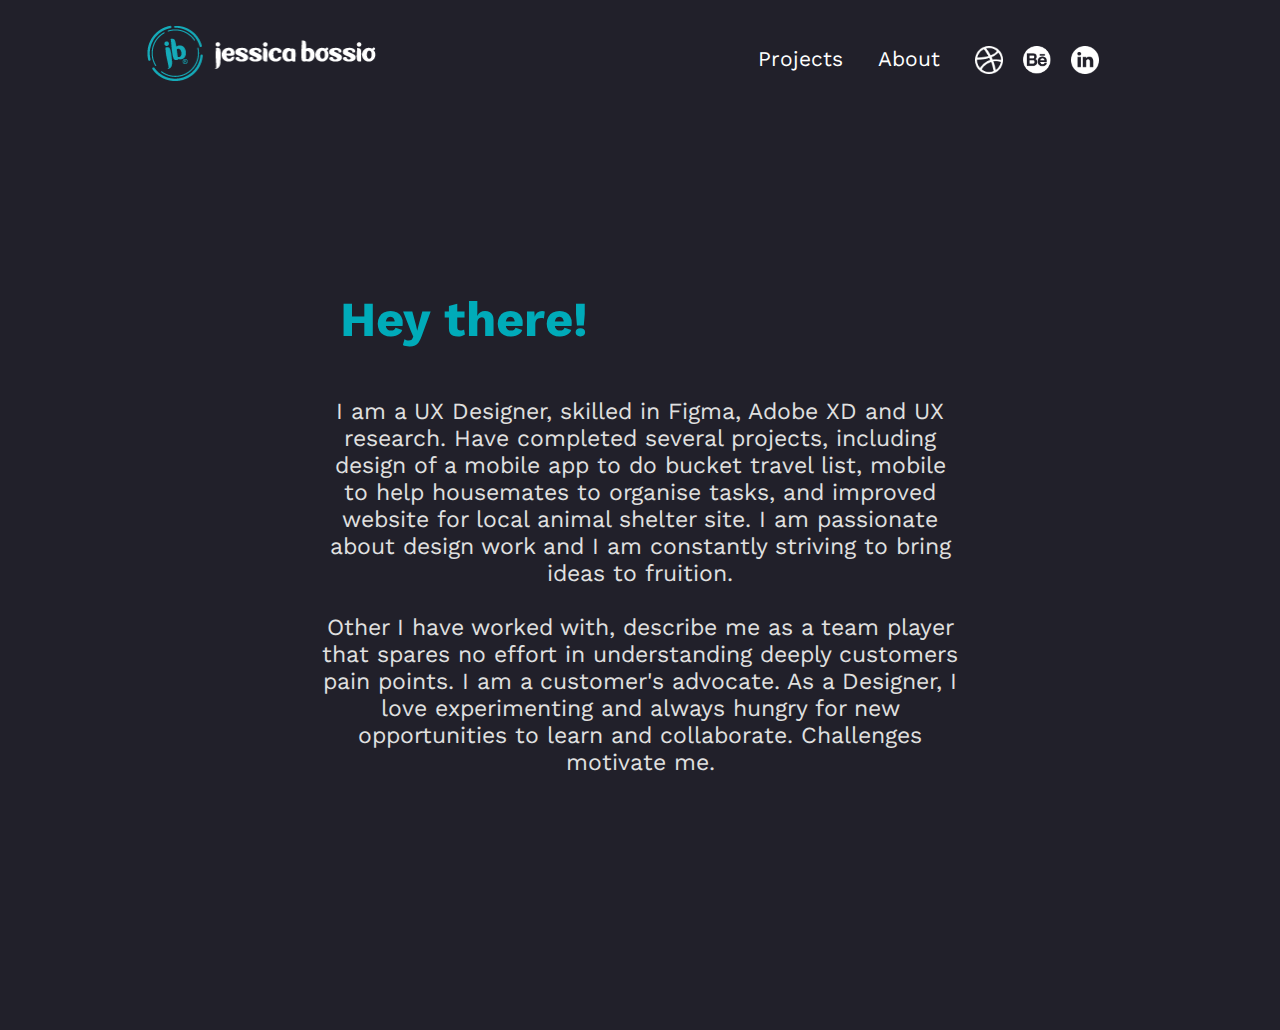
<file: about.html>
<!DOCTYPE html>
<html lang="en">
<head>
    <meta charset="UTF-8">
    <meta http-equiv="X-UA-Compatible" content="IE=edge">
    <meta name="viewport" content="width=device-width, initial-scale=1.0">
    <link rel="preconnect" href="https://fonts.gstatic.com">
    <link rel="preconnect" href="https://fonts.gstatic.com">
    <link href="https://fonts.googleapis.com/css2?family=Work+Sans:wght@400;500;600;700;800;900&display=swap" rel="stylesheet">
   <link rel="stylesheet" href="style.css">
   <link rel="stylesheet" href="responsive.css">
    <title> jessica bossio</title>
</head>
<body>

    <nav>
        <div class="content-nav">
            <div class="logo">
            <a href="index.html"><img src="images/logo.png"> </a> 

            </div>

           

            <div class="social">

                <ul>

                    <li> <a href="index.html#projects" class=" menu">Projects </a></li>
                    <li> <a href="about.html" class=" menu">About </a></li>
                    <li> <a href="#"><img src="images/dribbble_w.png"> </a> </li>
                    <li> <a href="#"><img src="images/behance_w.png"> </a></li>
                    <li> <a href="#"><img src="images/linkedin_w.png"> </a></li>
                </ul>
                
              
                
               

            </div>

           
            
           
        </div>

    </nav>

    <section class="wrapper">

        <div class="hello about">
               
            <h1>Hey there!  </h1>
            <p> I am a UX Designer, skilled in Figma, Adobe XD and UX research. Have completed several projects, including design of a mobile app to do bucket travel list, mobile to help housemates to organise tasks, and improved website for local animal shelter site. I am passionate about design work and I am constantly striving to bring ideas to fruition. <br> <br>
                Other I have worked with, describe me as a team player that spares no effort in understanding deeply customers pain points. I am a customer's advocate. 
                As a Designer, I love experimenting and always hungry for new opportunities to learn and collaborate. Challenges motivate me. </p> 

           
             
        </div>

    




    </section>
    
    
  
    
</body>
</html>
</file>
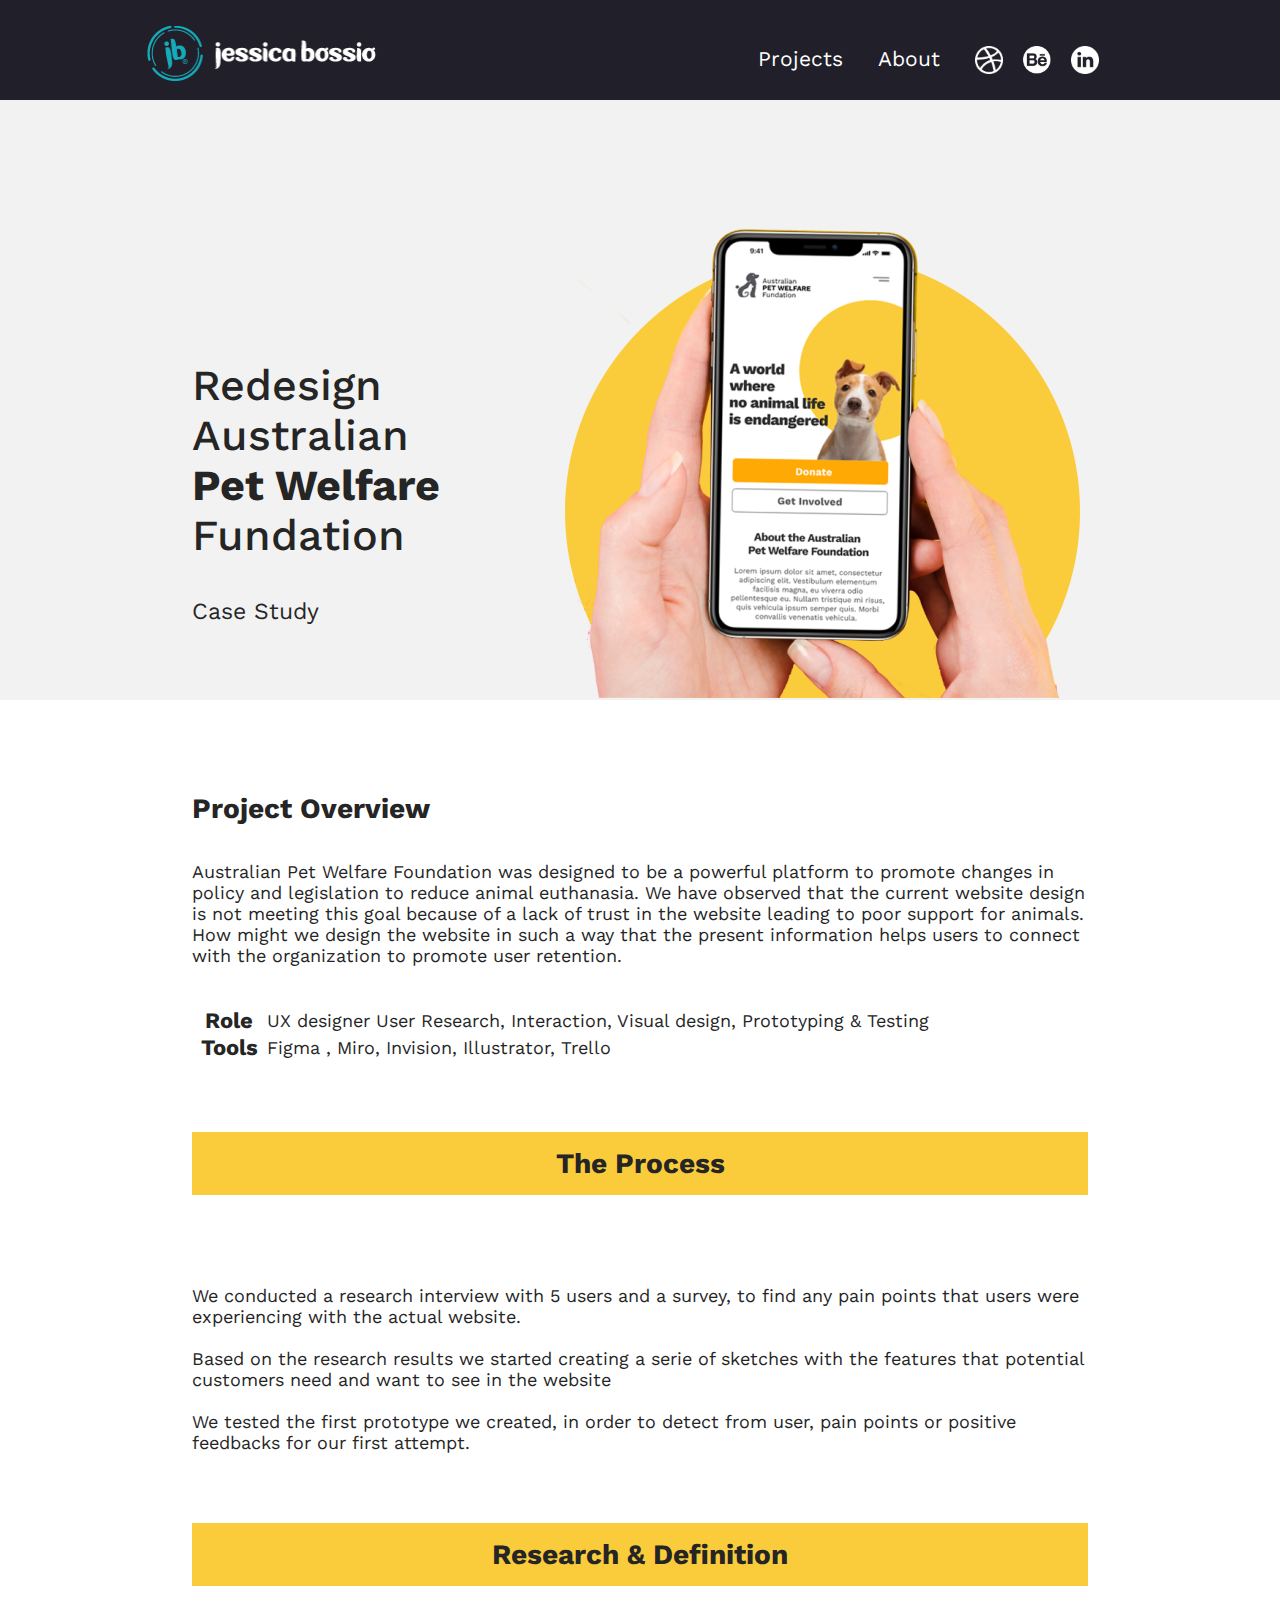
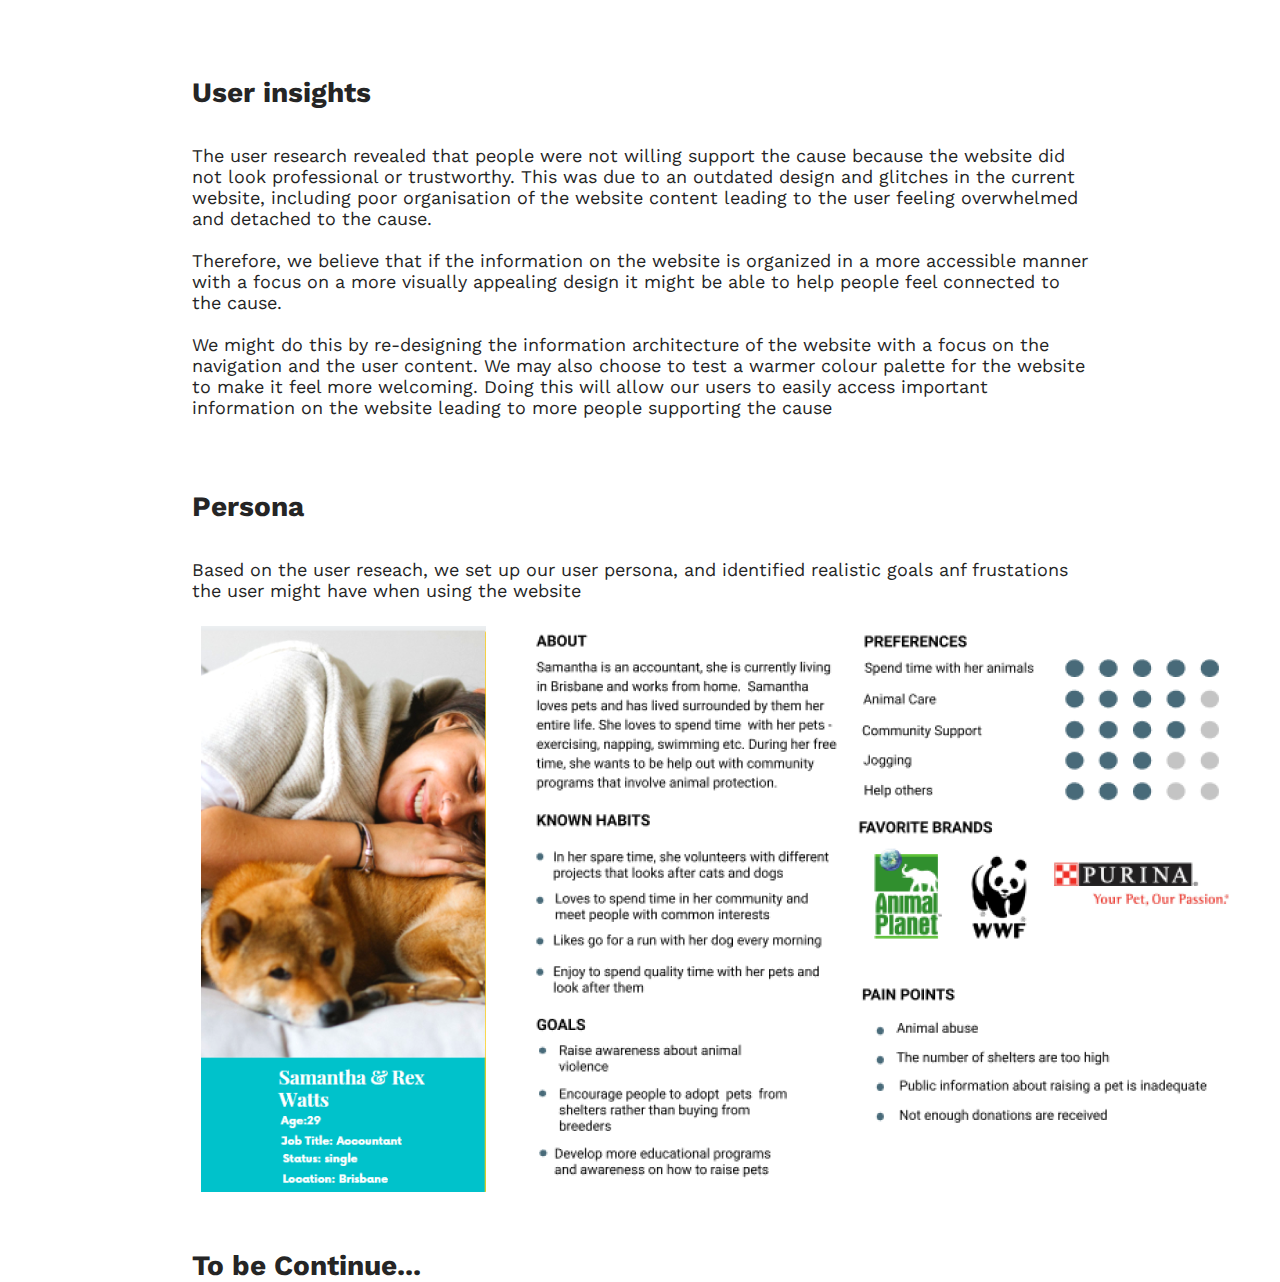
<file: apwf.html>
<!DOCTYPE html>
<html lang="en">
<head>
    <meta charset="UTF-8">
    <meta http-equiv="X-UA-Compatible" content="IE=edge">
    <meta name="viewport" content="width=device-width, initial-scale=1.0">
    <link rel="preconnect" href="https://fonts.gstatic.com">
    <link rel="preconnect" href="https://fonts.gstatic.com">
    <link href="https://fonts.googleapis.com/css2?family=Work+Sans:wght@400;500;600;700;800;900&display=swap" rel="stylesheet">
   <link rel="stylesheet" href="style.css">
   <link rel="stylesheet" href="responsive.css">
    <title> jessica bossio</title>
</head>
<body>

    <nav>
        <div class="content-nav">
            <div class="logo">
            <a href="index.html"><img src="images/logo.png"> </a> 

            </div>

           

            <div class="social">

                <ul>

                    <li> <a href="index.html#projects" class=" menu">Projects </a></li>
                    <li> <a href="about.html" class=" menu">About </a></li>
                    <li> <a href="#"><img src="images/dribbble_w.png"> </a> </li>
                    <li> <a href="#"><img src="images/behance_w.png"> </a></li>
                    <li> <a href="#"><img src="images/linkedin_w.png"> </a></li>
                </ul>
                
              
                
               

            </div>

           
            
           
        </div>

    </nav>


    <section class="case-hero">

        <div class="content-hero">

            <div class="case-text">
                
                <h2>Redesign  Australian <br><b> Pet Welfare </b><br> Fundation </h2><br><br><br>
                <p>Case Study</p>
                
            </div>

            <div class="case-img">

                <img src="images/pet.png">

            </div> 

        </div>
       
        <div class="overview">

            <h3>Project Overview </h3><br> <br>
            <p>Australian Pet Welfare Foundation was designed to be a powerful platform to promote changes in policy and legislation to reduce animal euthanasia. We have observed that the current website design is not meeting this goal because of a lack of trust in the website leading to poor support for animals. How might we design the website in such a way that the present information helps users to connect with the organization to promote user retention. </p>


                <div class="role">

                    <table style="width:100%">
                        
                        <tr>
                            <th>Role</th>
                            <td class="text-role">UX designer User Research, Interaction, Visual design, Prototyping & Testing</td>
                            
                        </tr>
        
                        <tr>
                            <th>Tools</th>
                            <td class="text-role"> Figma , Miro, Invision, Illustrator, Trello </td>
                            
                        </tr>
        
                    </table>
            
                </div>

                <div class="titles" >

                    <h3>The Process</h3>

                </div>

            <p>We conducted a research interview with 5 users and a survey, to find any pain points that users were experiencing with the actual website. <br><br>

                Based on the research results we started creating a serie of sketches with the features that potential customers need and want to see in the website <br> <br>
                
                We tested the first prototype we created, in order to detect from user, pain points or positive feedbacks for our first attempt. </p>

                <div class="titles" >

                    <h3>Research & Definition</h3>
    
                </div>

                <h3>User insights  </h3><br> <br>
                <p>The user research revealed that  people were not willing support the cause because the website did not look professional or trustworthy. This was due to an outdated design and glitches in the current website, including poor organisation of the website content leading to the user feeling overwhelmed and detached to the cause. <br> <br>

                    Therefore, we believe that if the information on the website is organized in a more accessible manner with a focus on a more visually appealing design it might be able to help people feel connected to the cause. <br> <br>
                    
                    We might do this by re-designing the information architecture of the website with a focus on the navigation and the user content. We may also choose to test a warmer colour palette for the website to make it feel more welcoming.  Doing this will allow our users to easily access important information on the website leading to more people supporting the cause </p><br> <br><br> <br>

                    <h3>Persona  </h3><br> <br>
                <p>Based on the user reseach, we set up our user persona, and identified realistic goals anf frustations the user might have when using the website  </p>

                <img class="persona" src="images/persona.png">

                <h3>To be Continue...</h3>
        </div>

       




    </section>
    
   

    
    
</body>
</html>
</file>
<file: style.css>
* {
  margin: 0;
  padding: 0;
  box-sizing: border-box;
}

body {
  margin: 0;
  padding: 0;
}

nav {
  width: 100%;
  height: 100px;
  background-color: #21202a;
}

ul {
  list-style-type: none;
  margin: 0;
  padding: 0;
  overflow: hidden;
}

li {
  float: left;
}

li a {
  display: inline-block;
  color: white;
  text-align: center;
  padding: 14px 16px;
  text-decoration: none;
}

.housemate-resp {
  display: none;
}

.content-nav {
  width: 78%;
  margin: auto;
  display: flex;
  justify-content: space-between;
}

.logo img {
  width: 91%;
  padding: 29px 30px;
}

.social {
  padding: 36px 30px;
  top: 50%;
  position: relative;
  transform: -50%;
}

.social a {
  padding: 10px;
  text-decoration: none;
}

.social a img {
  width: 28px;
}

.menu {
  font-size: 21px;
  color: white;
  text-decoration: underline;
  font-family: "Work Sans", sans-serif;
  text-align: inherit;
  margin-right: 15px;
}

.wrapper {
  width: 100%;
  height: 850px;
  background-color: #21202a;
}

.hello {
  width: 85%;
  margin: auto;
}

.hello img {
  display: block;
  margin-left: auto;
  margin-right: auto;
  padding-top: 71px;
}

.hello h1 {
  text-align: center;
  font-family: "Work Sans", sans-serif;
  font-weight: bold;
  font-size: 43px;
  color: white;
}

.hello p {
  text-align: center;
  font-family: "Work Sans", sans-serif;
  font-size: 23px;
  color: white;
  padding-top: 15px;
}

.hello a {
  color: white;
  text-align: center;
  border-color: turquoise;
  padding: 15px;
  border: 2px solid #00abb9;
  border-radius: 7px;
  text-decoration: none;
  font-family: "Work Sans", sans-serif;
  font-size: 15px;
  display: block;
  margin-left: auto;
  margin-right: auto;
  margin-top: 70px;
  width: 200px;
}

em {
  color: #00abb9;
  font-style: normal;
}

.port {
  width: 100%;
  background-color: white;
  display: block;
}

.port-container {
  display: flex;
  margin-left: auto;
  margin-right: auto;
  margin-top: 70px;
  width: 65%;
  height: 500px;
  justify-content: space-between;
  border-radius: 32px;
  box-shadow: 0 4px 8px 0 rgba(0, 0, 0, 0.4), 0 6px 20px 0 rgba(0, 0, 0, 0.19);
}

.pet {
  background-image: url(images/bg_pet.png);
}

.poppins {
  background-image: url(images/bg_poppins.png);
  background-color: #e3ffff;
}

#poppins img {
  width: 700px !important;
  margin: -120px;
  padding: 90px 30px;

  position: relative;
}

.port-text {
  width: 49%;
  height: 360;
  padding-left: 68px;
  padding-top: 98px;
}

.port-text h2 {
  font-family: "Work Sans", sans-serif;
  font-size: 26px;
  font-weight: 500;
  color: #2e2e2e;
  text-orientation: none;
}

.port-text p {
  font-family: "Work Sans", sans-serif;
  font-size: 23px;
  color: #2e2e2e;
}

.porttrait {
  display: flex;
  justify-content: space-between;
}

.porttrait h2 {
  text-decoration: none;
}

.port-img {
  margin: auto;
  height: 360px;
}

.port-img img {
  width: 370px;
  margin-top: -10px;
}

.housemate img {
  width: 521px;
}

.government img {
  width: 605px;
  margin-top: -57px;
  margin-left: -43px;
}

.container-port {
  width: 100%;
  padding-top: 50px;
}

#port {
  margin: 96px 5%;
  display: grid;
  grid-template-rows: 400px 400px 400px 400px;
  grid-template-columns: 1fr 1fr 1fr;
  grid-template-areas:
    "poppins pet pet"
    " poppins housemate housemate"
    "health health epic"
    " yes yes epic";
}

#poppins {
  grid-area: poppins;
  background-color: #e8fcfc;
}

#pet {
  grid-area: pet;
}

#housemate {
  grid-area: housemate;
  background-color: #fff9f9;
}

#health {
  grid-area: health;
}

#epic {
  grid-area: epic;
}

#yes {
  grid-area: yes;
}

.portGridArea {
  margin: 20px;
  border-radius: 5px;
  box-shadow: 5px 5px 23px #d8d8d8;
}
/* Case study */

.case-hero {
  width: 100%;
  height: 600px;
  margin: auto;
  background-color: #f2f2f2;
}

.content-hero {
  width: 70%;
  display: flex;
  justify-content: space-between;
  margin: auto;
  padding-top: 70px;
}

.case-text {
  width: 40%;
  padding-top: 190px;
}

.case-text h2 {
  font-family: "Work Sans", sans-serif;
  font-weight: 500;
  font-size: 43px;
  color: rgb(37, 37, 37);
}

.case-text p {
  font-family: "Work Sans", sans-serif;
  font-size: 23px;
  margin-top: -31px;
  color: rgb(39, 39, 39);
  padding-top: 15px;
}

.case-image {
  width: 60%;
}

.overview {
  height: 250px;
  width: 70%;
  padding-top: 90px;
  margin: auto;
}

.overview h3 {
  font-size: 28px;
  font-family: "Work Sans", sans-serif;
  font-weight: bolder;
  color: rgb(37, 37, 37);
}

.overview p {
  font-size: 18px;
  font-family: "Work Sans", sans-serif;
  color: rgb(37, 37, 37);
}

.role {
  padding-top: 40px;
}

th {
  font-size: 22px;
  font-family: "Work Sans", sans-serif;
  font-weight: bolder;
  color: rgb(37, 37, 37);
}

.text-role {
  font-size: 18px;
  font-family: "Work Sans", sans-serif;
  color: rgb(37, 37, 37);
}

table {
  width: 60%;
}

.titles {
  background-color: #facc3b;
  text-align: center;
  padding: 15px;
  margin-top: 70px;
  margin-bottom: 90px;
}

/* about */

.about h1 {
  color: #00abb9;
  font-size: 49px;
  padding-top: 190px;
  text-align: left;
  padding-bottom: 35px;
  padding-left: 20px;
}

.about p {
  color: #e0e0e0;
}

.about {
  width: 50%;
}

/*footer*/

.social-footer {
  width: 100%;
  height: 90px;
  margin: auto;
  display: flex;
  justify-content: space-around;
}

.social-footer ul {
  list-style-type: none;
  margin: 0;
  padding-left: 20px;
  overflow: hidden;
}

.social-footer li {
  float: left;
}

.social-footer li a {
  display: inline-block;
  color: rgb(0, 0, 0);
  text-align: center;
  padding: 14px 16px;
  text-decoration: none;
}

.bottom p {
  font-size: 18px;
  font-family: "Work Sans", sans-serif;
  font-weight: bold;
  color: rgb(37, 37, 37);
  display: flex;
  justify-content: center;
  padding-bottom: 20px;
}

.bottom h4 {
  font-size: 18px;
  font-family: "Work Sans", sans-serif;
  font-weight: 500;
  color: rgb(37, 37, 37);
  display: flex;
  justify-content: center;
  padding-bottom: 20px;
}
</file>
<file: responsive.css>
@media only screen and (max-width: 1600px) {
  .logo img {
    width: 266px;
    padding: 16px 8px;
    margin-left: -12px;
  }

  .wrapper {
    height: 930px;
  }
}

@media only screen and (max-width: 1460px) {
  .logo img {
    width: 266px;
    padding: 14px 8px;
    margin-left: -12px;
  }

  .port-text {
    padding-top: 97px;
  }
  .housemate img {
    width: 449px;
    padding-top: 49px;
  }
}

@media only screen and (max-width: 1200px) {
  #port {
    display: block;
  }
  #poppins {
    width: 96%;
    display: flex;
  }
  #poppins img {
    width: 682px;
    padding: 76px 30px;
    margin: -140px;
  }

  .persona {
    width: 100%;
  }
}

@media only screen and (max-width: 900px) {
  .social {
    display: none;
  }
}

@media only screen and (max-width: 768px) {
  .house-resp {
    display: none !important;
  }
  .government img {
    width: 545px;
    margin-top: -35px;
  }

  .about {
    width: 80%;
  }

  .case-img {
    display: none;
  }

  .case-text {
    width: 100%;
    padding-top: 49px;
  }
  .content-hero {
    display: block;
  }

  .case-hero {
    height: 409px;
  }

  .overview {
    padding-top: 117px;
  }
}

@media only screen and (max-width: 480px) {
  .wrapper {
    height: 700px;
  }

  .about p {
    font-size: 16px;
  }

  .about h1 {
    padding-top: 69px;
  }

  .logo img {
    width: 195px;
    padding-top: 32px;
  }

  .hello img {
    width: 294px;
    padding-bottom: 30px;
  }

  .hello h1 {
    font-size: 32px;
  }

  .hello p {
    font-size: 18px;
  }

  /*Content start*/

  .port-text h2 {
    font-size: 30px;
  }

  .port-text p {
    font-size: 21px;
    padding-top: 24px;
  }

  .port-text {
    width: 219px;
    padding-top: 38px;
    padding-bottom: 16px;
    padding-left: 44px;
  }

  #poppins img {
    width: 527px !important;
    margin: -126px;
    padding: 114px 35px;
  }

  #poppins {
    display: block;
    width: 89%;
  }

  #housemate img {
    width: 367px;
    margin-left: -10px;
  }

  #health img {
    width: 413px;
    margin-left: -32px;
  }

  .housemate-resp {
    margin: auto;
    display: block;
    width: 361px;
  }

  .porttrait {
    display: block;
  }

  .port-img img {
    width: 323px;
    padding-top: 10px;
  }

  .port-img {
    height: 323px;
  }

  /*Content finish*/

  /*footer start*/

  .bottom li a {
    width: 53px;
    margin-left: 3px;
  }

  .bottom li a img {
    width: 33px;
  }

  .bottom p {
    font-size: 17px;
  }

  .bottom h4 {
    font-size: 14px;
  }

  /*footer finish*/

  .persona {
    display: none;
  }
}

@media only screen and (max-width: 360px) {
  .port-img img {
    width: 287px;
    padding-top: 46px;
  }
  .housemate-resp {
    width: 282px;
  }
  #health img {
    width: 363px;
  }

  #housemate img {
    width: 300px;
  }
}
</file>
